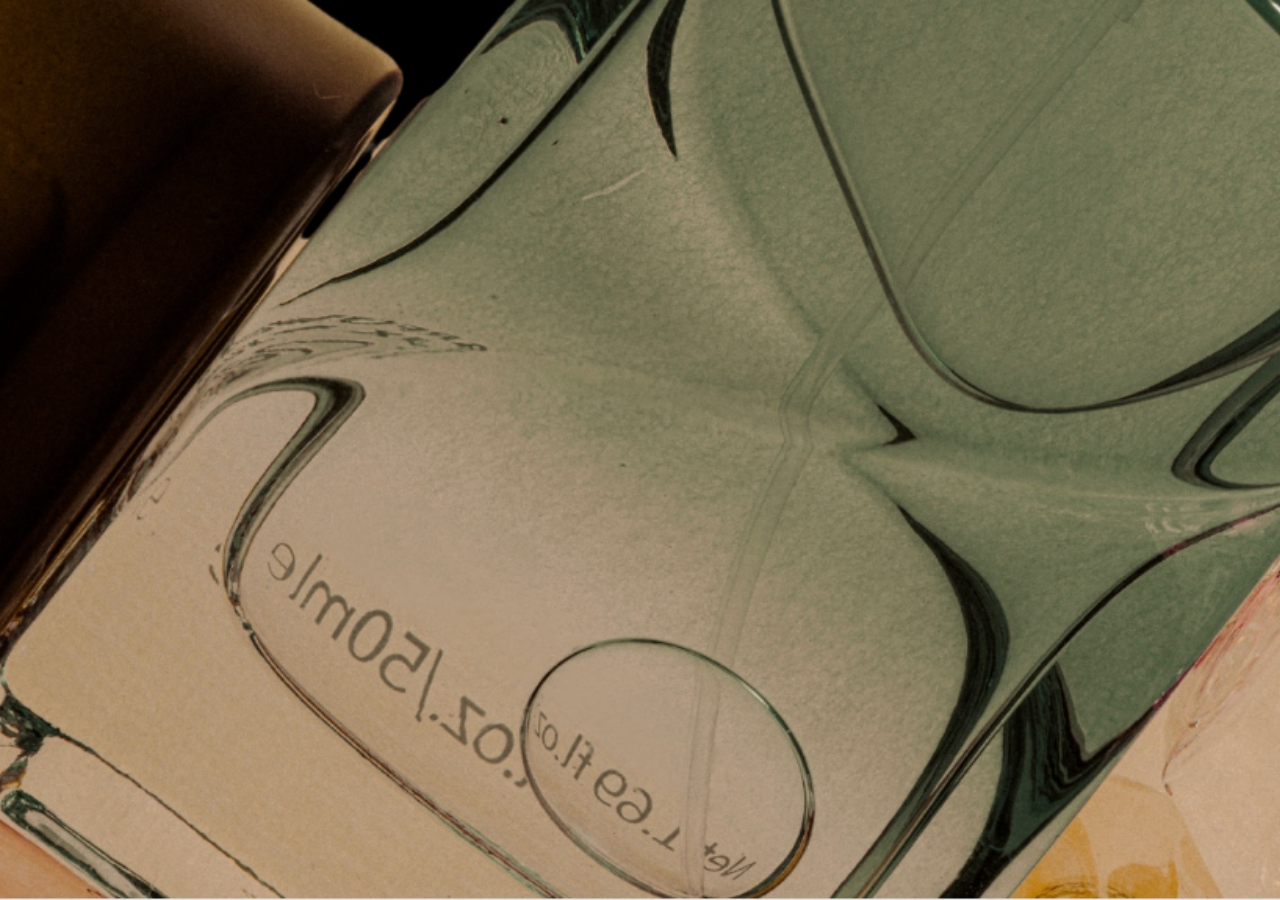
<file: index.html>
<!DOCTYPE html>
<html lang="zh-Hant">

<head>
    <meta charset="UTF-8">
    <meta name="viewport" content="width=device-width, initial-scale=1.0">
    <title>Dermatologist - About the Skin</title>
    <!-- Google Fonts -->
    <link rel="preconnect" href="https://fonts.googleapis.com">
    <link rel="preconnect" href="https://fonts.gstatic.com" crossorigin>
    <link
        href="https://fonts.googleapis.com/css2?family=Fira+Code:wght@300;400;500&family=Noto+Sans+TC:wght@300;400;500;700&family=Noto+Serif+TC:wght@300;400;600&display=swap"
        rel="stylesheet">
    <!-- CSS -->
    <link rel="stylesheet" href="assets/css/style.css">
    <style>
        .stagger-1 {
            animation-delay: 0.2s;
        }

        .stagger-2 {
            animation-delay: 0.6s;
        }

        .stagger-3 {
            animation-delay: 1.0s;
        }

        .stagger-4 {
            animation-delay: 1.4s;
        }
    </style>
</head>

<body>
    <div class="entry-container">
        <!-- Top Left -->
        <div class="top-left fade-in stagger-1 serif">
            Dermatologist
        </div>

        <!-- Center Left -->
        <div class="center-left fade-in stagger-2">
            <h1 class="main-title serif">關於皮膚</h1>
            <p class="sub-title sans">About the skin</p>
        </div>

        <!-- Center Right -->
        <div class="center-right fade-in stagger-3">
            <p class="poetic-text sans">
                皮膚是人類最溫柔的器官。
                她不會說話，但卻承載著一個人的情緒、個性，與<span style="white-space: nowrap;">一路走來的故事。</span>
                當皮膚生病了，影響的不只是外表，也會悄悄改變你<span style="white-space: nowrap;">看待自己的方式。</span>
                讓我用皮膚科的專業，陪你重拾健康的皮膚，找回自信。
            </p>
        </div>

        <!-- Bottom Right -->
        <div class="bottom-right fade-in stagger-4">
            <a href="main.html" class="enter-btn sans">ENTER</a>
        </div>
    </div>
</body>

</html>
</file>
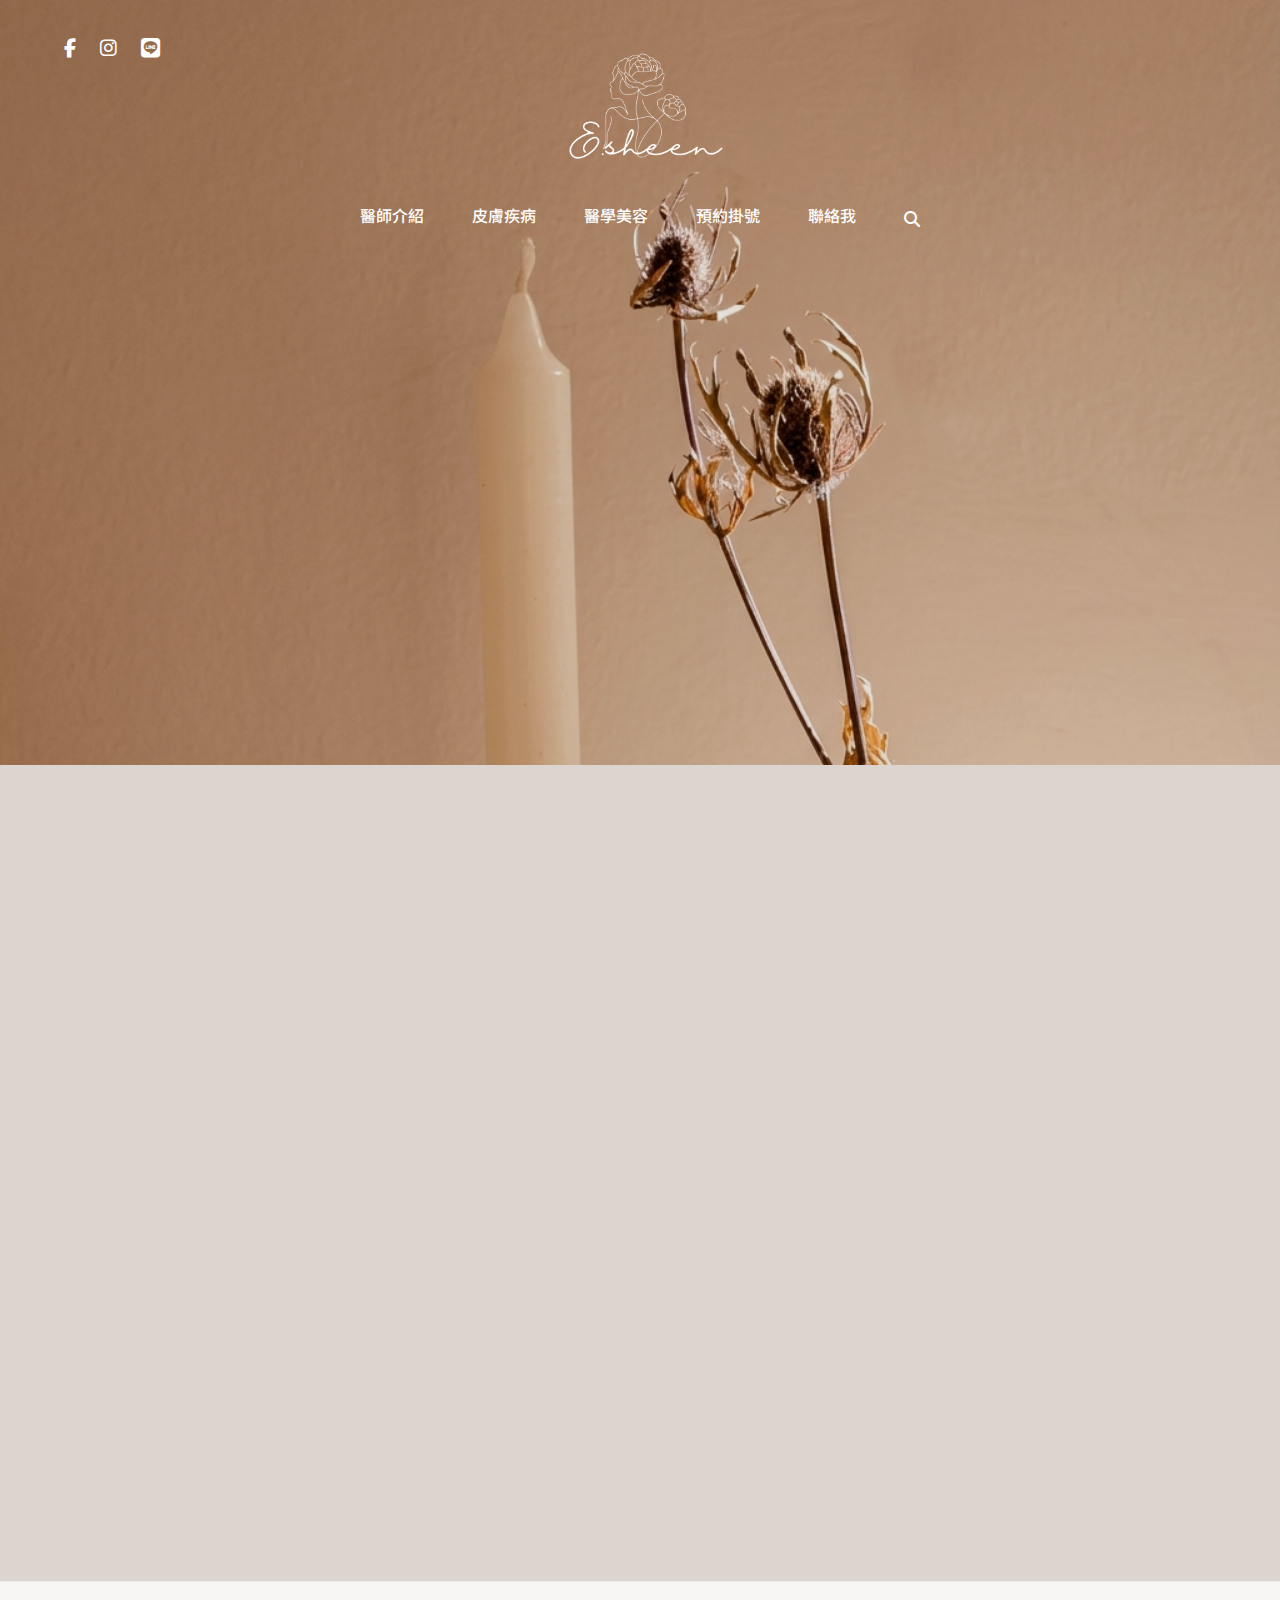
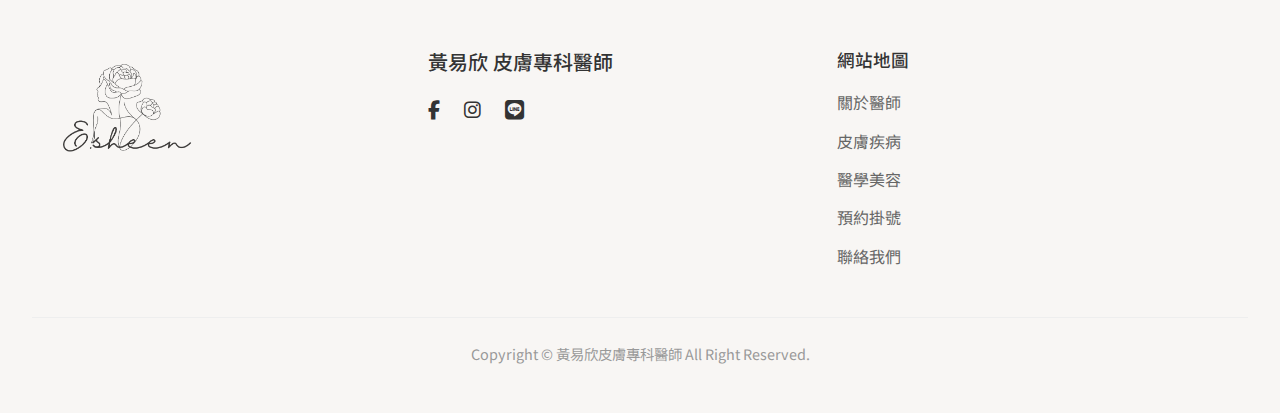
<file: contact.html>
<!DOCTYPE html>
<html lang="zh-Hant">

<head>
    <meta charset="UTF-8">
    <meta name="viewport" content="width=device-width, initial-scale=1.0">
    <title>Dermatologist - Contact</title>
    <!-- Google Fonts -->
    <link rel="preconnect" href="https://fonts.googleapis.com">
    <link rel="preconnect" href="https://fonts.gstatic.com" crossorigin>
    <link
        href="https://fonts.googleapis.com/css2?family=Fira+Code:wght@300;400;500&family=Noto+Sans+TC:wght@300;400;500;700&family=Noto+Serif+TC:wght@300;400;600&display=swap"
        rel="stylesheet">
    <!-- Font Awesome -->
    <link rel="stylesheet" href="https://cdnjs.cloudflare.com/ajax/libs/font-awesome/6.4.0/css/all.min.css">
    <!-- CSS -->
    <link rel="stylesheet" href="assets/css/style.css">
</head>

<body>
    <!-- Header Component Placeholder -->
    <div id="header-component"></div>

    <!-- Contact Content -->
    <main class="contact-container fade-in">
        <h1 class="sans"
            style="font-size: 2.5rem; margin-bottom: 2rem; color: var(--text-primary); text-align: center;">聯絡我</h1>

        <form action="mailto:esheen.dermatologist@gmail.com" method="post" enctype="text/plain">
            <div class="form-group">
                <label for="name" class="form-label">姓名</label>
                <input type="text" id="name" name="name" class="form-input" required>
            </div>

            <div class="form-group">
                <label for="email" class="form-label">Email</label>
                <input type="email" id="email" name="email" class="form-input" required>
            </div>

            <div class="form-group">
                <label for="message" class="form-label">留言</label>
                <textarea id="message" name="message" class="form-textarea" required></textarea>
            </div>

            <div style="text-align: center;">
                <button type="submit" class="submit-btn">SEND MESSAGE</button>
            </div>
        </form>
    </main>

    <!-- Footer Component Placeholder -->
    <div id="footer-component"></div>

    <script src="assets/js/script.js"></script>
    <script src="assets/js/components.js"></script>
</body>

</html>
</file>
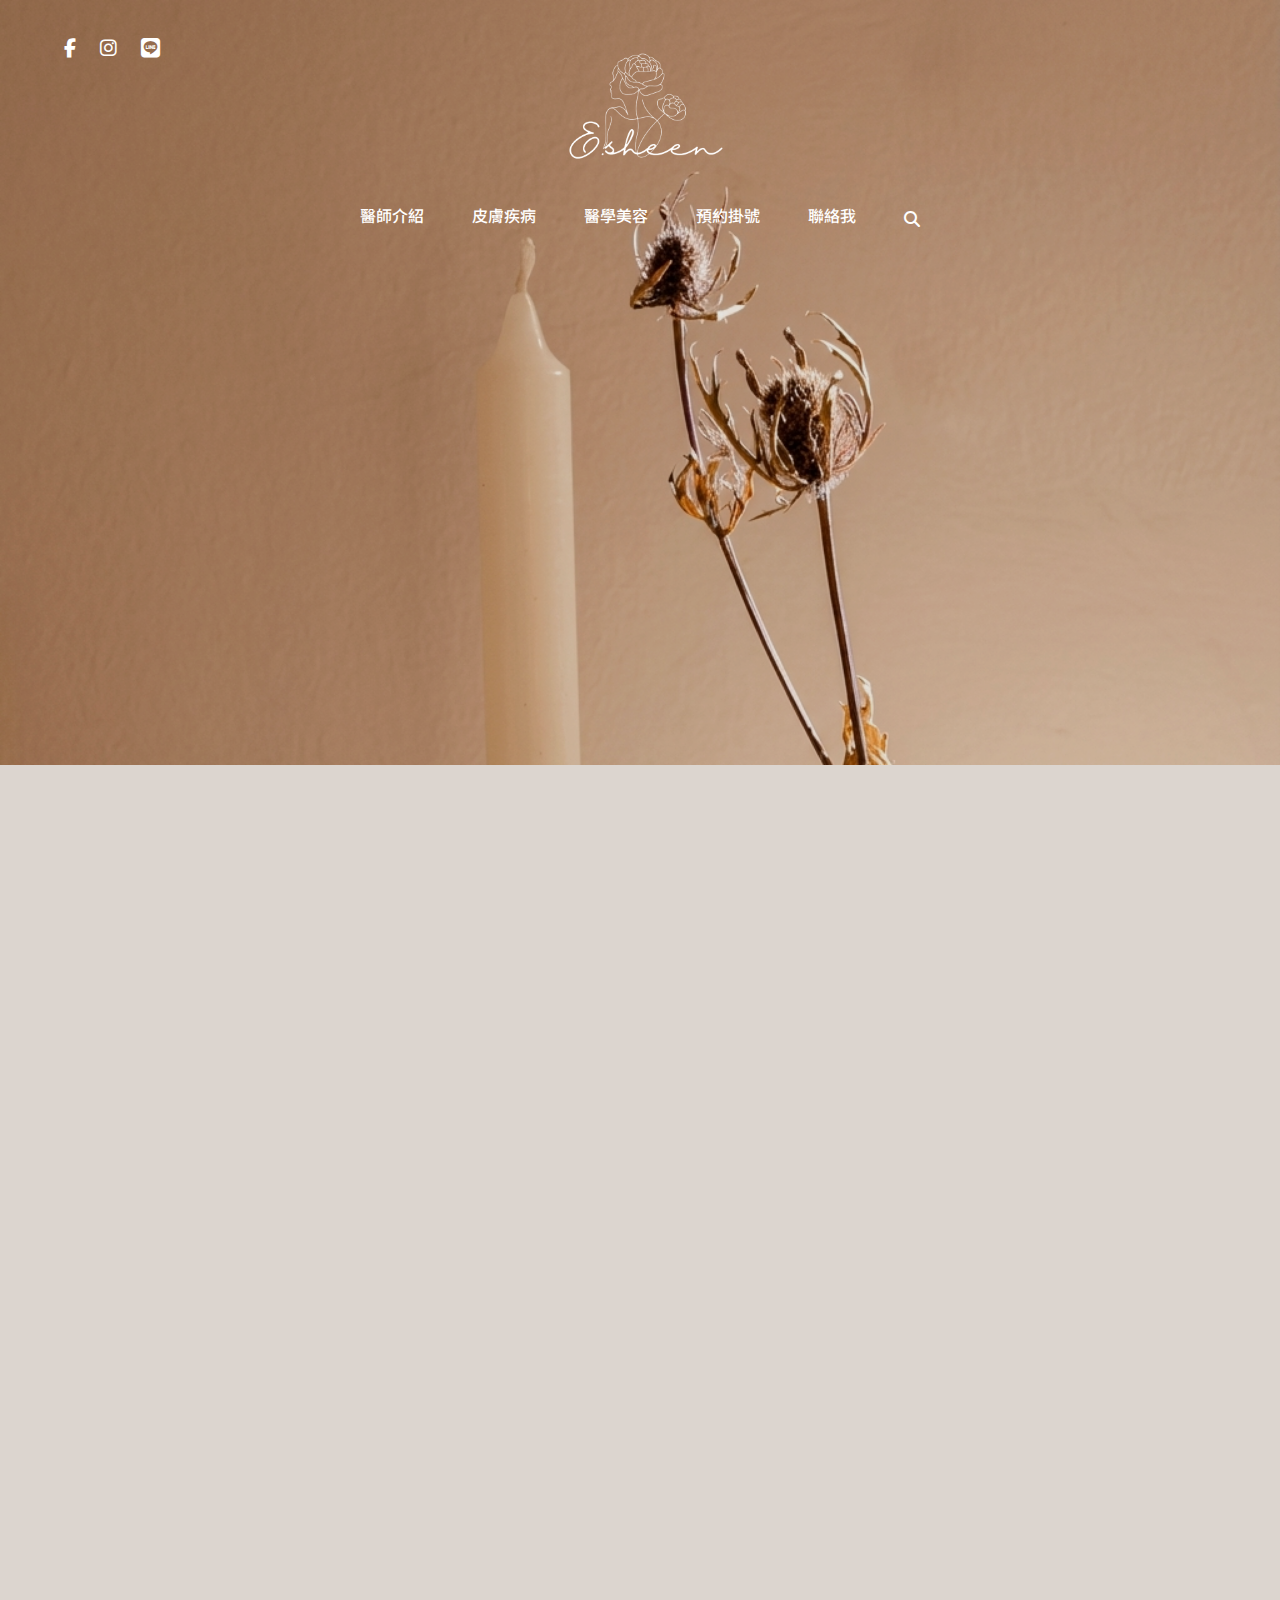
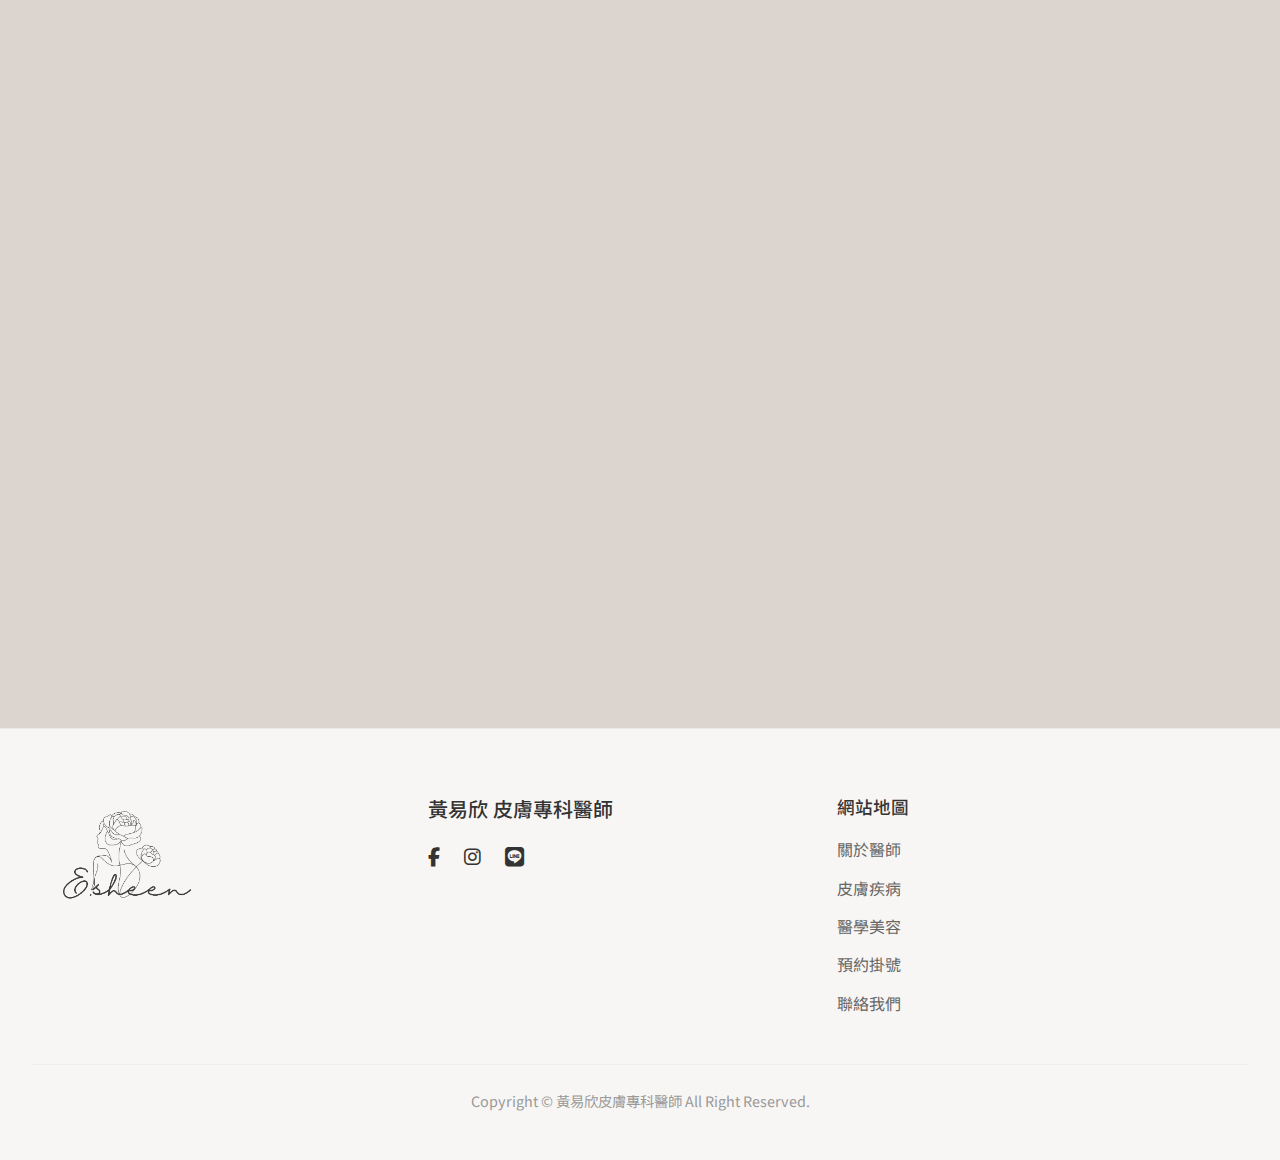
<file: main.html>
<!DOCTYPE html>
<html lang="zh-Hant">

<head>
    <meta charset="UTF-8">
    <meta name="viewport" content="width=device-width, initial-scale=1.0">
    <title>Dermatologist - Doctor Intro</title>
    <!-- Google Fonts -->
    <link rel="preconnect" href="https://fonts.googleapis.com">
    <link rel="preconnect" href="https://fonts.gstatic.com" crossorigin>
    <link
        href="https://fonts.googleapis.com/css2?family=Fira+Code:wght@300;400;500&family=Noto+Sans+TC:wght@300;400;500;700&family=Noto+Serif+TC:wght@300;400;600&display=swap"
        rel="stylesheet">
    <!-- Font Awesome -->
    <link rel="stylesheet" href="https://cdnjs.cloudflare.com/ajax/libs/font-awesome/6.4.0/css/all.min.css">
    <!-- CSS -->
    <link rel="stylesheet" href="assets/css/style.css">
</head>

<body>
    <!-- Header Component Placeholder -->
    <div id="header-component"></div>

    <!-- Main Content: Doctor Introduction -->
    <main style="padding: 4rem 2rem; max-width: 1200px; margin: 0 auto; min-height: 80vh;">
        <!-- Top Section: Image and Bio -->
        <div class="fade-in"
            style="display: flex; gap: 4rem; align-items: stretch; flex-wrap: wrap; margin-bottom: 6rem;">
            <!-- Doctor Image -->
            <div
                style="flex: 1; min-width: 300px; position: relative; overflow: hidden; border-radius: 8px; min-height: 500px;">
                <img src="assets/img/doctor-portrait.png" alt="Dr. Huang"
                    style="position: absolute; top: 0; left: 0; width: 100%; height: 100%; object-fit: cover; object-position: top; transform: scale(1.2); transform-origin: top center;">
            </div>

            <!-- Bio Text -->
            <div style="flex: 1.5; min-width: 300px;">
                <h1 class="serif" style="font-size: 3rem; margin-bottom: 0.5rem; color: var(--text-primary);">黃易欣</h1>
                <p class="serif"
                    style="font-size: 1.4rem; margin-bottom: 3rem; color: #997a6a; letter-spacing: 0.1em; font-weight: 700;">
                    皮膚專科醫師</p>

                <!-- Two column layout for bio sections -->
                <div style="display: flex; gap: 2rem; flex-wrap: wrap;">
                    <!-- Left column: 經歷 + 學會 -->
                    <div style="flex: 1; min-width: 200px;">
                        <div class="bio-section" style="margin-bottom: 2rem;">
                            <h3 class="sans"
                                style="font-size: 1.3rem; margin-bottom: 1rem; color: var(--accent-color);">/ 經歷 /
                            </h3>
                            <p class="sans" style="line-height: 1.8; margin-bottom: 0.5rem;">林口長庚皮膚科主治醫師</p>
                            <p class="sans" style="line-height: 1.8; margin-bottom: 0.5rem;">台北長庚皮膚科主治醫師</p>
                            <p class="sans" style="line-height: 1.8; margin-bottom: 0.5rem;">長庚診所美容醫學科主治醫師</p>
                            <p class="sans" style="line-height: 1.8; margin-bottom: 0.5rem;">桃園長庚醫院醫學美容中心主治醫師</p>
                            <p class="sans" style="line-height: 1.8; margin-bottom: 0.5rem;">中華民國皮膚科專科醫師</p>
                        </div>

                        <div class="bio-section" style="margin-bottom: 2rem;">
                            <h3 class="sans"
                                style="font-size: 1.3rem; margin-bottom: 1rem; color: var(--accent-color);">/ 學會 /
                            </h3>
                            <p class="sans" style="line-height: 1.8; margin-bottom: 0.5rem;">中華亞太婦科美容學會會員</p>
                            <p class="sans" style="line-height: 1.8; margin-bottom: 0.5rem;">台灣醫用雷射光電醫學會會員</p>
                            <p class="sans" style="line-height: 1.8; margin-bottom: 0.5rem;">臺灣皮膚科醫學會會員</p>
                            <p class="sans" style="line-height: 1.8; margin-bottom: 0.5rem;">美國皮膚科醫學會(AAD)會員</p>
                        </div>
                    </div>

                    <!-- Right column: 專長 -->
                    <div style="flex: 1; min-width: 200px;">
                        <div class="bio-section">
                            <h3 class="sans"
                                style="font-size: 1.3rem; margin-bottom: 1rem; color: var(--accent-color);">/ 專長 /
                            </h3>
                            <p class="sans" style="line-height: 1.8; margin-bottom: 0.5rem;">青春痘與痘疤治療</p>
                            <p class="sans" style="line-height: 1.8; margin-bottom: 0.5rem;">酒糟肌膚調理與膚質改善</p>
                            <p class="sans" style="line-height: 1.8; margin-bottom: 0.5rem;">女性疾病（肝斑、私密處困擾）</p>
                            <p class="sans" style="line-height: 1.8; margin-bottom: 0.5rem;">落髮治療（雄性禿、圓禿、女性落髮）</p>
                            <p class="sans" style="line-height: 1.8; margin-bottom: 0.5rem;">色素斑雷射</p>
                            <p class="sans" style="line-height: 1.8; margin-bottom: 0.5rem;">非侵入式電音波拉提</p>
                            <p class="sans" style="line-height: 1.8; margin-bottom: 0.5rem;">全臉微整精雕（肉毒、填充注射）</p>
                            <p class="sans" style="line-height: 1.8; margin-bottom: 0.5rem;">多汗、狐臭治療</p>
                        </div>
                    </div>
                </div>
            </div>
        </div>

        <!-- Schedule Section -->
        <div id="schedule" class="fade-in"
            style="text-align: center; margin-top: 4rem; border-top: 1px solid rgba(0,0,0,0.1); padding-top: 4rem;">
            <h2 class="sans" style="font-size: 2rem; margin-bottom: 2rem; color: #333;">門診時間</h2>

            <!-- HTML Schedule Table -->
            <table class="schedule-table">
                <thead>
                    <tr>
                        <th></th>
                        <th>Mon.<br>一</th>
                        <th>Tue.<br>二</th>
                        <th>Wed.<br>三</th>
                        <th>Thu.<br>四</th>
                        <th>Fri.<br>五</th>
                        <th>Sat.<br>六</th>
                    </tr>
                </thead>
                <tbody>
                    <tr>
                        <td class="time-cell sans">早</td>
                        <td class="filled color-light">桃園長庚</td>
                        <td class="filled color-dark">雲林長庚</td>
                        <td class="filled color-light">桃園長庚</td>
                        <td></td>
                        <td class="filled color-light">台北長庚</td>
                        <td></td>
                    </tr>
                    <tr>
                        <td class="time-cell sans">午</td>
                        <td class="filled color-dark">長庚診所(雙週)</td>
                        <td class="filled color-dark">雲林長庚</td>
                        <td class="filled color-dark">林口長庚</td>
                        <td></td>
                        <td class="filled color-light">台北長庚</td>
                        <td class="filled color-dark">台北長庚</td>
                    </tr>
                    <tr>
                        <td class="time-cell sans">晚</td>
                        <td class="filled color-light">土城長庚</td>
                        <td></td>
                        <td></td>
                        <td></td>
                        <td class="filled color-dark">桃園長庚<br>美容中心(雙週)</td>
                        <td></td>
                    </tr>
                </tbody>
            </table>

            <br>
            <a href="https://www.cgmh.org.tw/tw/Services/DoctorInfo/Q409" target="_blank"
                class="enter-btn sans">預約掛號</a>
        </div>
    </main>

    <!-- Footer Component Placeholder -->
    <div id="footer-component"></div>

    <script src="assets/js/script.js"></script>
    <script src="assets/js/components.js"></script>
</body>

</html>
</file>
<file: assets/css/style.css>
:root {
  --bg-color: #dcd5cf;
  /* New requested background */
  /* Soft beige/cream */
  --text-primary: #333;
  /* White text for better contrast on dark img */
  --text-secondary: #E0E0E0;
  --accent-color: #A68A64;
  /* Muted Gold/Bronze */
  --font-en: 'Fira Code', monospace;
  --font-zh: 'GenRyuMin', 'Noto Serif TC', serif;
  --btn-bg: #000000;
  --btn-text: #FFFFFF;
}

* {
  margin: 0;
  padding: 0;
  box-sizing: border-box;
}

body {
  background-color: var(--bg-color);
  color: var(--text-primary);
  font-family: 'GenRyuMin', 'Noto Serif TC', serif;
  line-height: 1.6;
  overflow-x: hidden;
  transition: opacity 0.5s ease-in-out;
}

/* Typography Utilities */
.serif {
  font-family: 'GenRyuMin', 'Noto Serif TC', serif;
}

.sans {
  font-family: 'Noto Sans TC', sans-serif;
}

/* Entry Page (index.html) */
.entry-container {
  position: relative;
  width: 100vw;
  height: 100vh;
  padding: 2rem;
  display: grid;
  grid-template-columns: 1fr 1fr;
  grid-template-rows: 1fr 1fr 1fr;
  background-image: url('../img/bg-entry.jpg');
  background-size: cover;
  background-position: center;
}

.top-left {
  position: absolute;
  top: 3rem;
  left: 3rem;
  font-size: 1.2rem;
  letter-spacing: 0.2rem;
  font-weight: 500;
  text-transform: none;
  /* Removed uppercase */
  font-family: var(--font-en);
  color: #FFFFFF;
}

.center-left {
  position: absolute;
  top: 45%;
  left: calc(10% + 50px);
  transform: translateY(-50%);
}

.main-title {
  font-size: 4rem;
  font-weight: 700;
  color: #FFFFFF;
  margin-bottom: 0.5rem;
  font-family: 'GenRyuMin', 'Noto Serif TC', serif;
}

.sub-title {
  font-size: 1.5rem;
  color: #FFFFFF;
  font-weight: 300;
  font-style: normal;
  font-family: var(--font-en);
}

.center-right {
  position: absolute;
  top: 45%;
  right: calc(15% - 90px);
  transform: translateY(-50%);
  max-width: 800px;
  /* Widened from 400px */
  text-align: left;
}

.poetic-text {
  font-size: 1.3rem;
  color: #FFFFFF;
  line-height: 2;
  white-space: pre-line;
  /* Respect newlines */
  font-family: 'GenRyuMin', 'Noto Serif TC', serif;
}

.bottom-right {
  position: absolute;
  bottom: 3rem;
  right: 3rem;
}

.enter-btn {
  display: inline-block;
  background-color: var(--btn-bg);
  color: var(--btn-text);
  padding: 1rem 3rem;
  text-decoration: none;
  font-size: 1rem;
  letter-spacing: 0.2rem;
  text-transform: uppercase;
  transition: all 0.3s ease;
  border: 1px solid var(--btn-bg);
}

.enter-btn:hover {
  background-color: transparent;
  color: var(--btn-bg);
  cursor: pointer;
}

/* Animations */
.fade-in {
  animation: fadeIn 1.5s ease-in-out forwards;
  opacity: 0;
}

@keyframes fadeIn {
  to {
    opacity: 1;
  }
}

/* Responsive Design for Entry Page */
@media (max-width: 768px) {
  .entry-container {
    display: flex;
    flex-direction: column;
    justify-content: center;
    align-items: center;
    text-align: center;
    padding: 1rem;
  }

  .top-left {
    position: static;
    margin-bottom: 3rem;
    font-size: 1rem;
  }

  .center-left {
    position: static;
    transform: none;
    margin-bottom: 2rem;
  }

  .main-title {
    font-size: 3rem;
  }

  .center-right {
    position: static;
    transform: none;
    max-width: 90%;
    text-align: center;
    margin-bottom: 4rem;
  }

  .bottom-right {
    position: static;
  }
}

/* Main Page (main.html) */
.header-logo {
  height: 85vh;
  min-height: 650px;
  display: flex;
  flex-direction: column;
  justify-content: flex-start;
  align-items: center;
  padding: 2rem 4rem;
  background-image: url('../img/header-bg.jpg');
  background-size: cover;
  background-position: center;
  position: relative;
  overflow: hidden;
}

.header-logo::before {
  content: '';
  position: absolute;
  top: 0;
  left: 0;
  right: 0;
  bottom: 0;
  background-color: rgba(0, 0, 0, 0.1);
  z-index: 1;
}

.header-social {
  position: absolute;
  top: 2rem;
  left: 4rem;
  display: flex;
  gap: 1.5rem;
  z-index: 10;
}

.header-social a {
  color: #FFFFFF;
  font-size: 1.2rem;
  transition: opacity 0.3s ease;
}

.header-social a:hover {
  opacity: 0.7;
}

.header-logo .logo-group {
  position: relative;
  z-index: 2;
  margin-top: 0;
  margin-bottom: 1rem;
}

.sticky-nav {
  position: relative;
  width: 100%;
  z-index: 100;
  background-color: transparent;
  padding: 0.3rem 0;
  /* Further reduced for slimmer profile */
  display: flex;
  justify-content: center;
  transition: all 0.4s ease-in-out;
}

.sticky-nav.scrolled {
  position: fixed;
  top: 0;
  bottom: auto;
  background-color: rgba(255, 255, 255, 1) !important;
  box-shadow: 0 4px 20px rgba(0, 0, 0, 0.08);
  padding: 0.3rem 0 0.2rem 0;
  /* Top 0.3rem, Bottom 0.2rem for ~25-30px total height */
}

.sticky-nav.scrolled .nav-link {
  color: #000000 !important;
}

.sticky-nav.scrolled .nav-link.active {
  color: #9e7a7a !important;
  /* Apply active color only when scrolled */
}

.logo {
  position: relative;
  top: 0;
  left: 0;
  z-index: 0;
}

.logo img {
  height: 144px;
  /* 150% of original 96px */
  width: auto;
  transform: scale(1) rotate(0deg);
  transform-origin: center;
  opacity: 1;
  filter: brightness(0) invert(1);
  /* Turns black logo to white while keeping transparency */
}

.logo-group {
  display: flex;
  flex-direction: column;
  align-items: center;
  gap: 0.5rem;
}

.logo-tagline {
  display: flex;
  flex-direction: column;
  align-items: center;
  margin-left: 0;
}

.tagline-title {
  font-family: 'Fira Code', monospace;
  font-size: 0.9rem;
  color: #333;
  letter-spacing: 0.1em;
}

.tagline-subtitle {
  font-family: 'GenRyuMin', 'Noto Serif TC', serif;
  font-size: 0.75rem;
  color: #666;
  font-style: italic;
}

.nav-menu {
  display: flex;
  gap: 3rem;
  list-style: none;
  z-index: 10;
  justify-content: center;
}

.nav-link {
  text-decoration: none;
  color: #FFFFFF;
  font-size: 1rem;
  font-weight: 500;
  position: relative;
  padding-bottom: 0.5rem;
  font-family: 'Noto Sans TC', sans-serif;
  transition: color 0.4s ease;
}

.nav-link.active {
  color: #FFFFFF !important;
}

.nav-link::after {
  content: '';
  position: absolute;
  width: 0;
  height: 1px;
  bottom: 0;
  left: 0;
  background-color: var(--accent-color);
  transition: width 0.3s ease;
}

.nav-link:hover::after {
  width: 100%;
}

.nav-toggle {
  display: none;
  font-size: 1.5rem;
  cursor: pointer;
}

/* Inline Search */
.search-container {
  display: flex;
  align-items: center;
  position: relative;
}

.inline-search {
  width: 0;
  overflow: hidden;
  transition: width 0.3s ease;
  position: relative;
}

.inline-search.active {
  width: 200px;
  margin-left: 0.5rem;
}

.inline-search-input {
  width: 100%;
  padding: 0.5rem 1rem;
  font-size: 0.9rem;
  border: 1px solid #ccc;
  border-radius: 20px;
  font-family: 'GenRyuMin', 'Noto Serif TC', serif;
  outline: none;
  background-color: rgba(255, 255, 255, 0.9);
  color: #333;
}

.inline-search-input:focus {
  border-color: var(--accent-color);
}

.search-results-dropdown {
  position: absolute;
  top: 100%;
  left: 0;
  right: 0;
  background-color: #fff;
  border-radius: 8px;
  box-shadow: 0 4px 12px rgba(0, 0, 0, 0.15);
  max-height: 300px;
  overflow-y: auto;
  z-index: 1001;
  margin-top: 0.5rem;
  display: none;
}

.search-results-dropdown.active {
  display: block;
}

.search-result-item {
  padding: 0.75rem 1rem;
  border-bottom: 1px solid #eee;
  cursor: pointer;
  transition: background-color 0.2s;
}

.search-result-item:last-child {
  border-bottom: none;
}

.search-result-item:hover {
  background-color: #f5f5f5;
}

.search-result-item a {
  text-decoration: none;
  color: #333;
  font-family: 'GenRyuMin', 'Noto Serif TC', serif;
  display: block;
}

.search-result-title {
  font-weight: 600;
  color: var(--accent-color);
}

.search-no-results {
  padding: 0.75rem 1rem;
  color: #666;
  text-align: center;
}

/* Image Rendering Fixes */
img {
  -webkit-backface-visibility: hidden;
  backface-visibility: hidden;
  transform: translateZ(0);
  /* Fixes blurry images in Safari/Chrome animations */
  image-rendering: -webkit-optimize-contrast;
  /* Attempts to sharpen downscaled images */
  -webkit-font-smoothing: antialiased;
}

/* Responsive Header */
@media (max-width: 768px) {
  header {
    padding: 1.5rem 2rem;
  }


  .nav-menu {
    position: fixed;
    top: 5rem;
    right: -100%;
    flex-direction: column;
    background-color: var(--bg-color);
    width: 100%;
    text-align: center;
    padding: 2rem 0;
    transition: 0.3s;
    box-shadow: 0 4px 6px -1px rgba(0, 0, 0, 0.1);
  }

  .nav-menu.active {
    right: 0;
  }

  .nav-toggle {
    display: block;
  }
}

/* Floating Social Widgets */
.social-widget {
  position: fixed;
  right: 2rem;
  top: 50%;
  transform: translateY(-50%);
  display: flex;
  flex-direction: column;
  gap: 1.5rem;
  z-index: 100;
}

.social-icon {
  width: 50px;
  height: 50px;
  background-color: var(--text-primary);
  /* Dark circle */
  color: var(--bg-color);
  border-radius: 50%;
  display: flex;
  justify-content: center;
  align-items: center;
  font-size: 1.5rem;
  text-decoration: none;
  transition: transform 0.3s ease, background-color 0.3s;
  box-shadow: 0 4px 10px rgba(0, 0, 0, 0.1);
}

.social-icon:hover {
  transform: scale(1.1);
  background-color: var(--accent-color);
}

/* Contact Form */
.contact-container {
  max-width: 800px;
  margin: 4rem auto;
  padding: 2rem;
  text-align: left;
}

.form-group {
  margin-bottom: 2rem;
}

.form-label {
  display: block;
  font-family: 'Noto Sans TC', sans-serif;
  font-size: 1.1rem;
  margin-bottom: 0.5rem;
  color: var(--text-primary);
}

.form-input,
.form-textarea {
  width: 100%;
  padding: 1rem;
  font-family: 'Noto Sans TC', sans-serif;
  font-size: 1rem;
  border: 1px solid #ccc;
  background-color: transparent;
  border-radius: 4px;
}

.form-textarea {
  min-height: 150px;
  resize: vertical;
}

.submit-btn {
  background-color: var(--btn-bg);
  color: var(--btn-text);
  padding: 1rem 3rem;
  border: none;
  font-family: 'Noto Sans TC', sans-serif;
  text-transform: uppercase;
  letter-spacing: 0.1rem;
  cursor: pointer;
  transition: 0.3s;
}

.submit-btn:hover {
  background-color: var(--accent-color);
  color: white;
}

/* Schedule Table */
/* Schedule Table */
.schedule-table {
  border-collapse: separate;
  border-spacing: 10px;
  margin: 0 auto 3rem;
  table-layout: fixed;
  width: 100%;
  max-width: 1100px;
}

.schedule-table th,
.schedule-table td {
  padding: 1rem 0.5rem;
  text-align: center;
  vertical-align: middle;
  font-family: 'Noto Sans TC', sans-serif;
  overflow: hidden;
}

.schedule-table th:first-child,
.schedule-table td:first-child {
  width: 60px;
}

.schedule-table th {
  font-weight: 500;
  color: #333;
  font-size: 1.1rem;
  line-height: 1.5;
}

.schedule-table .time-cell {
  font-size: 1.4rem;
  color: #333;
}

.schedule-table .filled {
  color: white;
  border-radius: 12px;
  font-size: 1rem;
  line-height: 1.4;
  padding: 1rem 0.5rem;
  font-family: 'Noto Sans TC', sans-serif;
  height: 100%;
  display: table-cell;
}

.schedule-table .filled.color-light {
  background-color: #d9c1bb;
}

.schedule-table .filled.color-dark {
  background-color: #9e7a7a;
}

/* Site Footer */
.site-footer {
  background-color: #f8f6f4;
  padding: 4rem 2rem 3rem;
  color: #333;
  margin-top: 4rem;
  font-family: 'jf-openhuninn-2.0', 'Noto Sans TC', sans-serif;
  border-top: 1px solid #eaeaea;
}

.footer-container {
  max-width: 1200px;
  margin: 0 auto;
  display: flex;
  align-items: flex-start;
  justify-content: flex-start;
  flex-wrap: wrap;
  gap: 14rem;
}

/* Left: Logo */
.footer-left img {
  height: 120px;
  width: auto;
}

/* Center: Info */
.footer-center {
  text-align: left;
  display: flex;
  flex-direction: column;
  align-items: flex-start;
  gap: 1rem;
}

.footer-center h3 {
  font-size: 1.25rem;
  font-weight: 500;
  color: #333;
  margin: 0;
  font-family: 'jf-openhuninn-2.0', 'Noto Sans TC', sans-serif;
}

.footer-social {
  display: flex;
  gap: 1.5rem;
}

.footer-social a {
  color: #333;
  font-size: 1.2rem;
  transition: color 0.3s ease;
}

.footer-social a:hover {
  color: var(--accent-color);
}

/* Right: Sitemap */
.footer-right {
  display: flex;
  flex-direction: column;
  align-items: flex-start;
}

.footer-right h4 {
  font-family: 'jf-openhuninn-2.0', 'Noto Sans TC', sans-serif;
  font-size: 1.1rem;
  margin-bottom: 1rem;
  font-weight: 500;
  color: #333;
}

.footer-links {
  list-style: none;
  display: flex;
  flex-direction: column;
  gap: 0.8rem;
  margin: 0;
  padding: 0;
}

.footer-links li a {
  text-decoration: none;
  color: #666;
  font-family: 'jf-openhuninn-2.0', 'Noto Sans TC', sans-serif;
  transition: color 0.3s ease;
  white-space: nowrap;
}

.footer-links li a:hover {
  color: var(--accent-color);
}

.footer-bottom {
  width: 100%;
  text-align: center;
  margin-top: 3rem;
  padding-top: 1.5rem;
  border-top: 1px solid #eee;
  font-family: 'Noto Sans TC', sans-serif;
  font-size: 0.9rem;
  color: #999;
}

@media (max-width: 900px) {
  .footer-container {
    flex-direction: column;
    text-align: center;
  }

  .footer-links {
    gap: 1rem;
  }

  .footer-container {
    gap: 3rem;
  }
}


/* Page Container */
.page-container {
  padding: 6rem 2rem;
  max-width: 1200px;
  margin: 0 auto;
  min-height: 80vh;
}

.section-header {
  text-align: center;
  margin-bottom: 4rem;
}

.section-title {
  font-family: 'GenRyuMin', 'Noto Serif TC', serif;
  font-size: 2.5rem;
  color: #333;
  margin-bottom: 1rem;
}

.section-subtitle {
  font-size: 1.1rem;
  color: #666;
  letter-spacing: 0.1em;
}

/* Article Grid */
.article-grid {
  display: grid;
  grid-template-columns: repeat(auto-fill, minmax(350px, 1fr));
  gap: 3rem;
  margin-top: 2rem;
}

.article-card {
  background: #fff;
  border-radius: 12px;
  overflow: hidden;
  box-shadow: 0 4px 15px rgba(0, 0, 0, 0.05);
  transition: transform 0.3s ease, box-shadow 0.3s ease;
  display: flex;
  flex-direction: column;
  text-decoration: none;
  color: inherit;
}

.article-card:hover {
  transform: translateY(-8px);
  box-shadow: 0 12px 30px rgba(0, 0, 0, 0.1);
}

.article-thumb {
  position: relative;
  height: 240px;
  overflow: hidden;
}

.article-thumb img {
  width: 100%;
  height: 100%;
  object-fit: cover;
  transition: transform 0.5s ease;
}

.article-card:hover .article-thumb img {
  transform: scale(1.1);
}

.article-tag {
  position: absolute;
  top: 1rem;
  right: 1rem;
  background-color: #9e7a7a;
  color: #fff;
  padding: 0.4rem 1rem;
  border-radius: 20px;
  font-size: 0.8rem;
  font-weight: 500;
  z-index: 2;
}

.article-content {
  padding: 2rem;
  flex: 1;
  display: flex;
  flex-direction: column;
}

.article-title {
  font-family: 'Noto Sans TC', sans-serif;
  font-size: 1.25rem;
  line-height: 1.4;
  margin-bottom: 1rem;
  color: #000;
  font-weight: 700;
}

.article-excerpt {
  font-size: 0.95rem;
  color: #666;
  line-height: 1.8;
  margin-bottom: 2rem;
  flex: 1;
}

.read-more {
  text-decoration: none;
  color: #9e7a7a;
  font-weight: 700;
  font-size: 0.9rem;
  display: inline-flex;
  align-items: center;
  gap: 0.5rem;
  transition: gap 0.3s ease;
}

.read-more:hover {
  gap: 0.8rem;
}

@media (max-width: 768px) {
  .article-grid {
    grid-template-columns: 1fr;
  }
}
</file>
